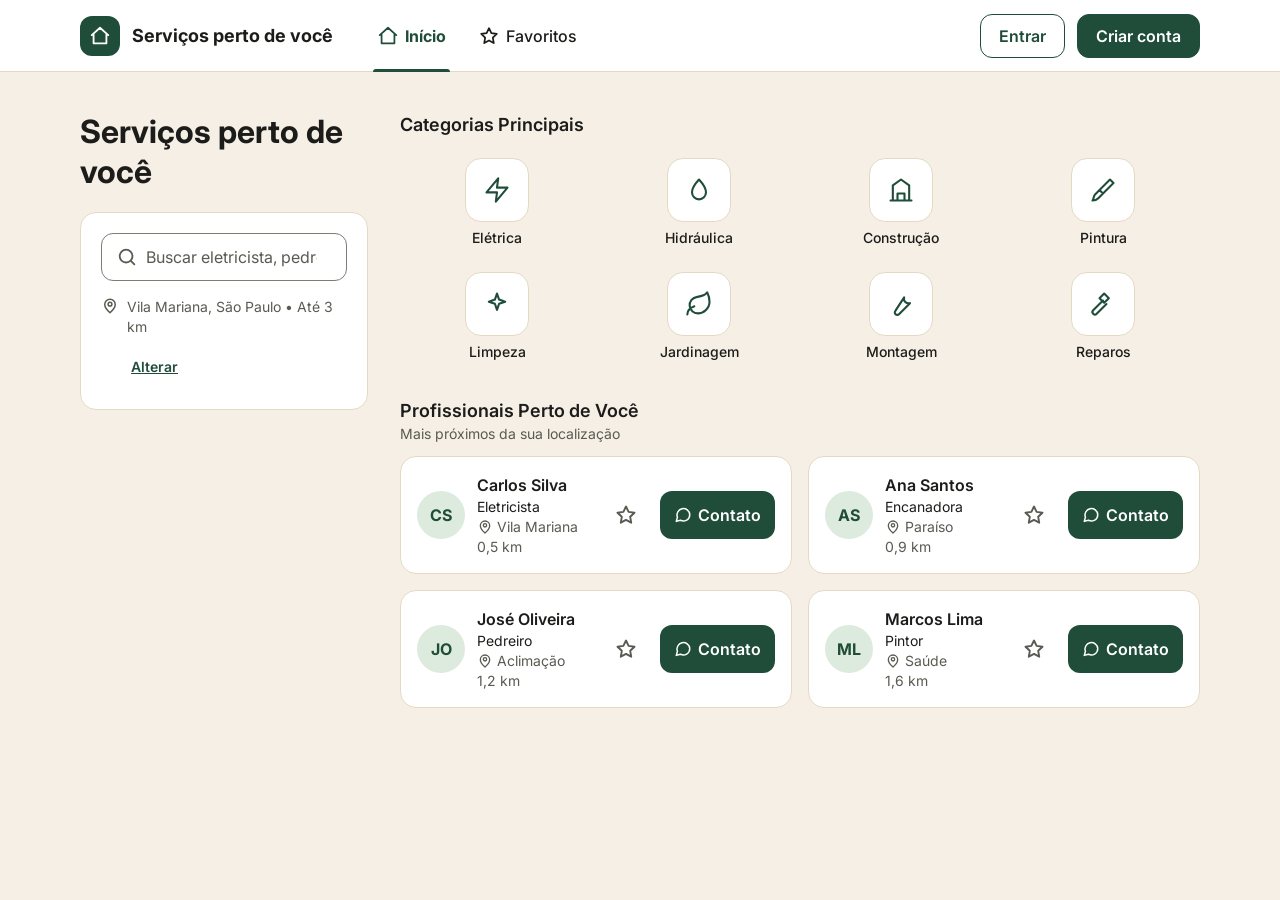
<file: index.html>
<!DOCTYPE html>
<html lang="pt-BR">
<head>
<meta charset="utf-8">
<meta name="viewport" content="width=device-width, initial-scale=1, viewport-fit=cover">
<title>Início · Serviços perto de você</title>
<link rel="preconnect" href="https://fonts.googleapis.com">
<link href="https://fonts.googleapis.com/css2?family=Inter:wght@400;500;600;700&display=swap" rel="stylesheet">
<link rel="stylesheet" href="css/global.css">
<link rel="stylesheet" href="css/index.css">
</head>
<body class="pg-inicio">
<a class="pular" href="#conteudo">Pular para o conteúdo</a>
<div class="page">
  <div id="topbar" data-ativo="inicio" data-tabs="sim"></div>

  <main class="container" id="conteudo">
    <div class="inicio">
      <div class="inicio-lateral">
        <h1>Serviços perto de você</h1>
        <a class="btn btn-s btn-bloco so-mobile" href="cadastro-cliente.html" style="margin-top:16px">Criar conta</a>
        <div class="painel">
          <div class="srch">
            <svg width="22" height="22" viewBox="0 0 24 24" fill="none" stroke="currentColor" stroke-width="2" stroke-linecap="round" aria-hidden="true"><circle cx="11" cy="11" r="7"/><path d="M20 20l-3.5-3.5"/></svg>
            <label class="sr" for="q">Buscar profissional</label>
            <input id="q" type="search" placeholder="Buscar eletricista, pedreiro…">
          </div>
          <div class="loc">
            <svg class="pin" viewBox="0 0 24 24" aria-hidden="true"><path d="M12 21s-7-6.2-7-11a7 7 0 0114 0c0 4.8-7 11-7 11zM12 12a2.5 2.5 0 100-5 2.5 2.5 0 000 5z"/></svg>
            <span>Vila Mariana, São Paulo • Até 3 km</span>
            <a href="#">Alterar</a>
          </div>
        </div>
      </div>

      <div class="inicio-conteudo">
        <section class="secao" aria-labelledby="t-cat">
          <h2 id="t-cat">Categorias Principais</h2>
          <div class="cats" id="cats"></div>
        </section>

        <section class="secao" aria-labelledby="t-pro">
          <h2 id="t-pro">Profissionais Perto de Você</h2>
          <p class="sub">Mais próximos da sua localização</p>
          <p id="res" class="sub" role="status" aria-live="polite"></p>
          <button type="button" class="lnk" id="limpar" hidden>Limpar filtros</button>
          <div class="lista-pro" id="lista"></div>
          <div id="vazio" class="empty" hidden>
            <svg viewBox="0 0 24 24" aria-hidden="true"><circle cx="11" cy="11" r="7"/><path d="M20 20l-3.5-3.5"/></svg>
            <p>Nenhum profissional encontrado.<br>Tente outro nome ou remova o filtro de categoria.</p>
          </div>
        </section>
      </div>
    </div>
  </main>
</div>

<script src="js/main.js"></script>
</body>
</html>
</file>
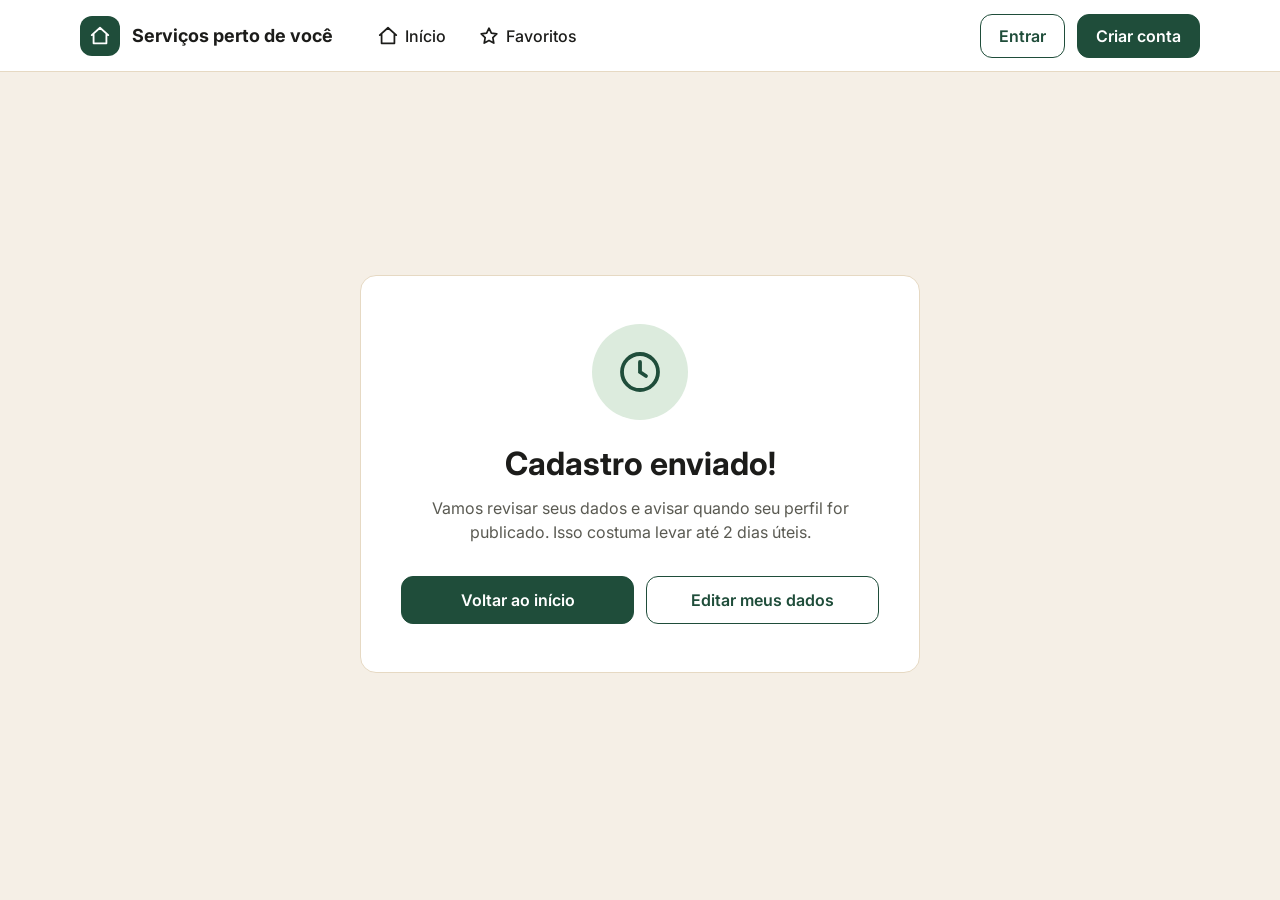
<file: cadastro-analise.html>
<!DOCTYPE html>
<html lang="pt-BR">
<head>
<meta charset="utf-8">
<meta name="viewport" content="width=device-width, initial-scale=1, viewport-fit=cover">
<title>Cadastro enviado · Serviços perto de você</title>
<link rel="preconnect" href="https://fonts.googleapis.com">
<link href="https://fonts.googleapis.com/css2?family=Inter:wght@400;500;600;700&display=swap" rel="stylesheet">
<link rel="stylesheet" href="css/global.css">
</head>
<body class="pg-analise">
<a class="pular" href="#conteudo">Pular para o conteúdo</a>
<div class="page">
  <div id="topbar" data-ativo="" data-tabs="nao"></div>

  <main class="container analise-pagina" id="conteudo">
    <section class="analise" aria-labelledby="t-analise">
      <div class="relogio">
        <svg viewBox="0 0 24 24" aria-hidden="true"><circle cx="12" cy="12" r="9"/><path d="M12 7v5l3 2"/></svg>
      </div>
      <h1 id="t-analise" tabindex="-1">Cadastro enviado!</h1>
      <p class="analise-texto">Vamos revisar seus dados e avisar quando seu perfil for publicado. Isso costuma levar até 2 dias úteis.</p>
      <div class="analise-acoes">
        <a class="btn btn-p" href="index.html">Voltar ao início</a>
        <a class="btn btn-s" href="cadastro-profissional.html">Editar meus dados</a>
      </div>
    </section>
  </main>
</div>

<script src="js/main.js"></script>
</body>
</html>
</file>
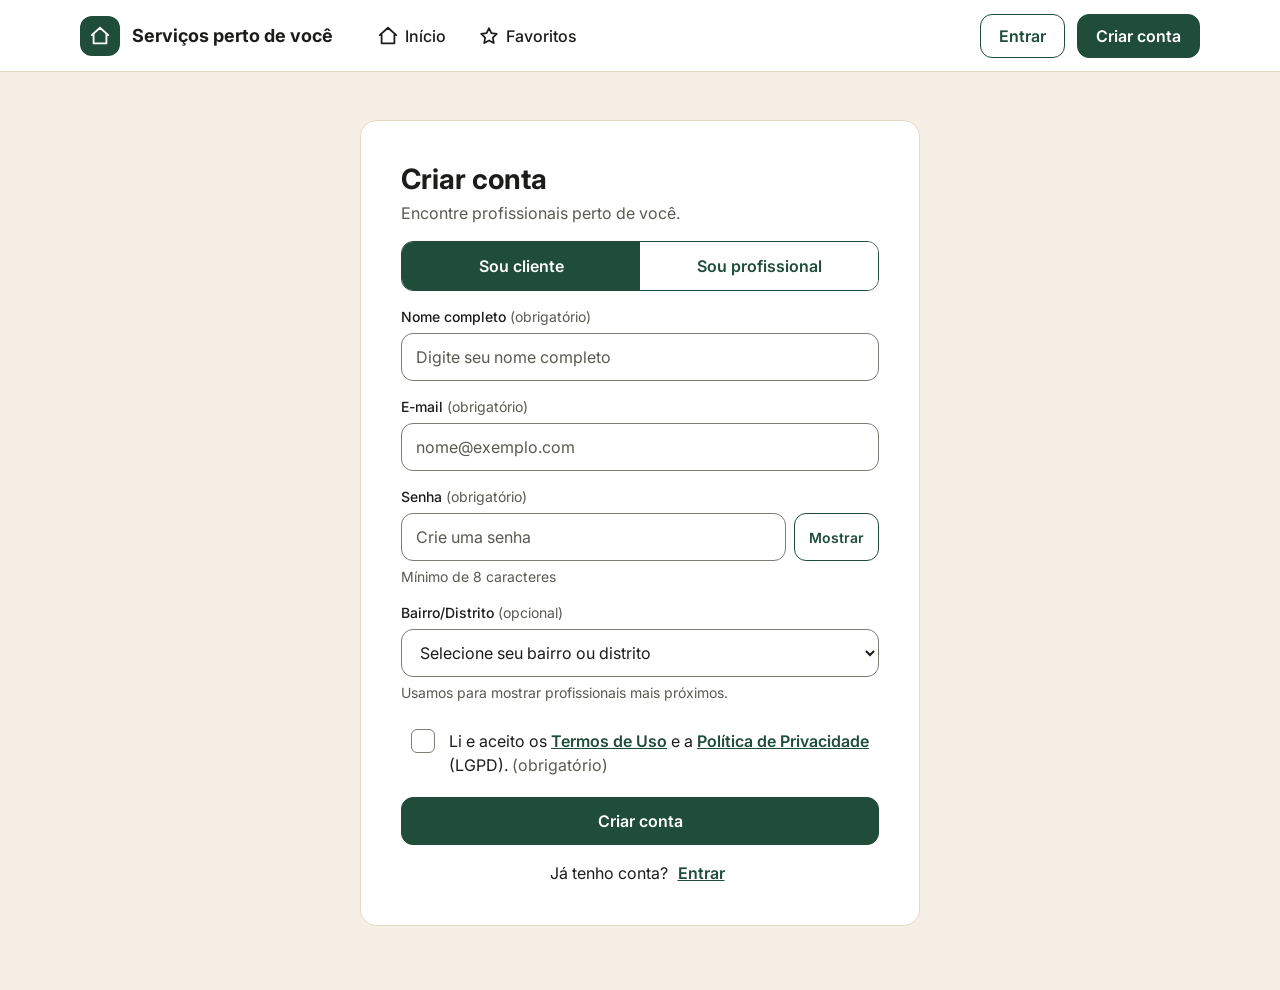
<file: cadastro-cliente.html>
<!DOCTYPE html>
<html lang="pt-BR">
<head>
<meta charset="utf-8">
<meta name="viewport" content="width=device-width, initial-scale=1, viewport-fit=cover">
<title>Criar conta · Serviços perto de você</title>
<link rel="preconnect" href="https://fonts.googleapis.com">
<link href="https://fonts.googleapis.com/css2?family=Inter:wght@400;500;600;700&display=swap" rel="stylesheet">
<link rel="stylesheet" href="css/global.css">
</head>
<body class="pg-cliente">
<a class="pular" href="#conteudo">Pular para o conteúdo</a>
<div class="page">
  <div id="topbar" data-ativo="" data-tabs="nao"></div>

  <main class="container centralizado" id="conteudo">
    <a class="voltar" href="index.html" aria-label="Voltar ao início"><svg viewBox="0 0 24 24" aria-hidden="true"><path d="M15 5l-7 7 7 7"/></svg></a>
    <div class="cartao">
      <div class="cabecalho-form">
        <h1>Criar conta</h1>
        <p class="sub">Encontre profissionais perto de você.</p>
      </div>

      <nav class="seg" aria-label="Tipo de conta">
        <a href="cadastro-cliente.html" aria-current="page">Sou cliente</a>
        <a href="cadastro-profissional.html">Sou profissional</a>
      </nav>

      <form id="form-cliente" novalidate>
        <div class="sum" id="resumo" role="alert" tabindex="-1" hidden></div>

        <div class="fl">
          <label for="nome">Nome completo <span>(obrigatório)</span></label>
          <input class="in" id="nome" name="nome" type="text" autocomplete="name" placeholder="Digite seu nome completo">
          <div class="err" id="e-nome" hidden></div>
        </div>

        <div class="fl">
          <label for="email">E-mail <span>(obrigatório)</span></label>
          <input class="in" id="email" name="email" type="email" autocomplete="email" placeholder="nome@exemplo.com">
          <div class="err" id="e-email" hidden></div>
        </div>

        <div class="fl">
          <label for="senha">Senha <span>(obrigatório)</span></label>
          <div class="linha">
            <input class="in" id="senha" name="senha" type="password" autocomplete="new-password" placeholder="Crie uma senha" aria-describedby="dica-senha">
            <button class="mini" type="button" data-mostrar="senha" aria-pressed="false" aria-label="Mostrar senha">Mostrar</button>
          </div>
          <p class="dica" id="dica-senha">Mínimo de 8 caracteres</p>
          <div class="err" id="e-senha" hidden></div>
        </div>

        <div class="fl">
          <label for="bairro">Bairro/Distrito <span>(opcional)</span></label>
          <select class="in" id="bairro" name="bairro" aria-describedby="dica-bairro">
            <option value="">Selecione seu bairro ou distrito</option>
          </select>
          <p class="dica" id="dica-bairro">Usamos para mostrar profissionais mais próximos.</p>
        </div>

        <div class="chk-bloco">
          <div class="chk">
            <input type="checkbox" id="lgpd" name="lgpd">
            <label for="lgpd">Li e aceito os <a href="#">Termos de Uso</a> e a <a href="#">Política de Privacidade</a> (LGPD). <span>(obrigatório)</span></label>
          </div>
          <div class="err" id="e-lgpd" hidden></div>
        </div>

        <button class="btn btn-p btn-bloco btn-form" type="submit">Criar conta</button>
      </form>

      <p class="rodape-form">Já tenho conta? <a class="lnk" href="entrar.html">Entrar</a></p>
    </div>
  </main>
</div>

<script src="js/main.js"></script>
</body>
</html>
</file>
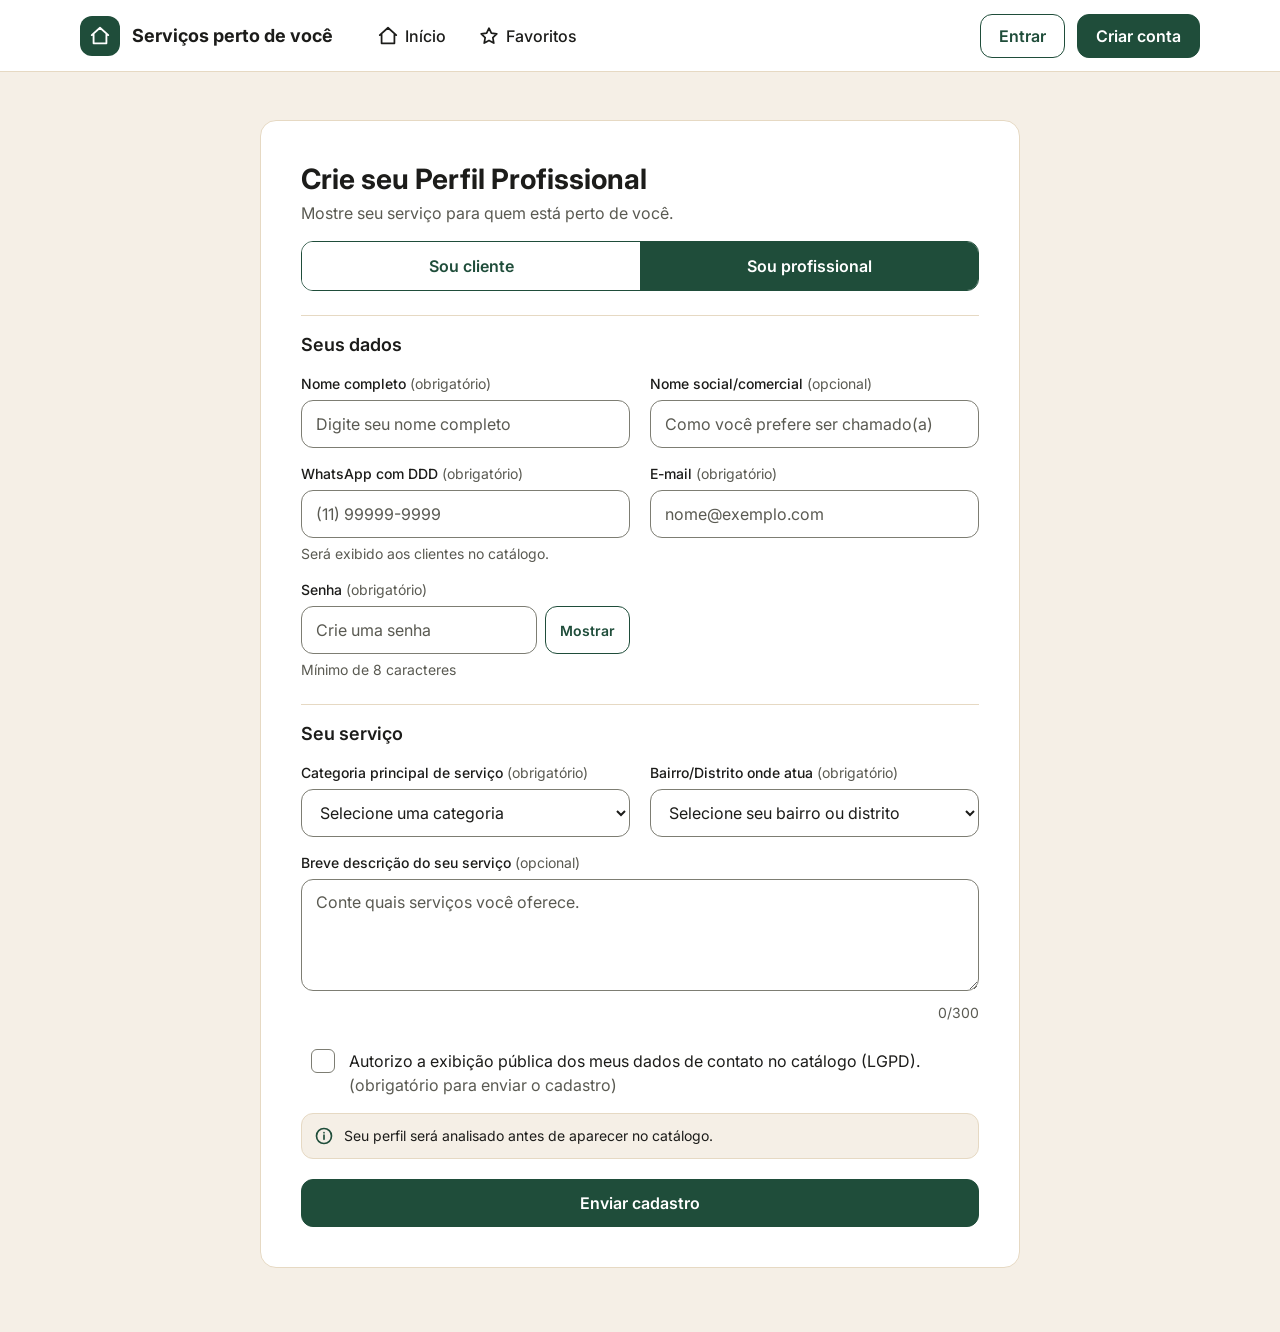
<file: cadastro-profissional.html>
<!DOCTYPE html>
<html lang="pt-BR">
<head>
<meta charset="utf-8">
<meta name="viewport" content="width=device-width, initial-scale=1, viewport-fit=cover">
<title>Perfil profissional · Serviços perto de você</title>
<link rel="preconnect" href="https://fonts.googleapis.com">
<link href="https://fonts.googleapis.com/css2?family=Inter:wght@400;500;600;700&display=swap" rel="stylesheet">
<link rel="stylesheet" href="css/global.css">
</head>
<body class="pg-profissional">
<a class="pular" href="#conteudo">Pular para o conteúdo</a>
<div class="page">
  <div id="topbar" data-ativo="" data-tabs="nao"></div>

  <main class="container centralizado" id="conteudo">
    <a class="voltar" href="index.html" aria-label="Voltar ao início"><svg viewBox="0 0 24 24" aria-hidden="true"><path d="M15 5l-7 7 7 7"/></svg></a>
    <div class="cartao">
      <div class="cabecalho-form">
        <h1>Crie seu Perfil Profissional</h1>
        <p class="sub">Mostre seu serviço para quem está perto de você.</p>
      </div>

      <nav class="seg" aria-label="Tipo de conta">
        <a href="cadastro-cliente.html">Sou cliente</a>
        <a href="cadastro-profissional.html" aria-current="page">Sou profissional</a>
      </nav>

      <form id="form-profissional" novalidate>
        <div class="sum" id="resumo" role="alert" tabindex="-1" hidden></div>

        <h2 class="secao-form">Seus dados</h2>
        <div class="grade">
          <div class="fl">
            <label for="nome">Nome completo <span>(obrigatório)</span></label>
            <input class="in" id="nome" name="nome" type="text" autocomplete="name" placeholder="Digite seu nome completo">
            <div class="err" id="e-nome" hidden></div>
          </div>
          <div class="fl">
            <label for="social">Nome social/comercial <span>(opcional)</span></label>
            <input class="in" id="social" name="social" type="text" autocomplete="organization" placeholder="Como você prefere ser chamado(a)">
          </div>
          <div class="fl">
            <label for="whatsapp">WhatsApp com DDD <span>(obrigatório)</span></label>
            <input class="in" id="whatsapp" name="whatsapp" type="tel" inputmode="tel" autocomplete="tel" placeholder="(11) 99999-9999" aria-describedby="dica-wpp">
            <p class="dica" id="dica-wpp">Será exibido aos clientes no catálogo.</p>
            <div class="err" id="e-whatsapp" hidden></div>
          </div>
          <div class="fl">
            <label for="email">E-mail <span>(obrigatório)</span></label>
            <input class="in" id="email" name="email" type="email" autocomplete="email" placeholder="nome@exemplo.com">
            <div class="err" id="e-email" hidden></div>
          </div>
          <div class="fl">
            <label for="senha">Senha <span>(obrigatório)</span></label>
            <div class="linha">
              <input class="in" id="senha" name="senha" type="password" autocomplete="new-password" placeholder="Crie uma senha" aria-describedby="dica-senha">
              <button class="mini" type="button" data-mostrar="senha" aria-pressed="false" aria-label="Mostrar senha">Mostrar</button>
            </div>
            <p class="dica" id="dica-senha">Mínimo de 8 caracteres</p>
            <div class="err" id="e-senha" hidden></div>
          </div>
        </div>

        <h2 class="secao-form">Seu serviço</h2>
        <div class="grade">
          <div class="fl">
            <label for="categoria">Categoria principal de serviço <span>(obrigatório)</span></label>
            <select class="in" id="categoria" name="categoria">
              <option value="">Selecione uma categoria</option>
            </select>
            <div class="err" id="e-categoria" hidden></div>
          </div>
          <div class="fl">
            <label for="bairro">Bairro/Distrito onde atua <span>(obrigatório)</span></label>
            <select class="in" id="bairro" name="bairro">
              <option value="">Selecione seu bairro ou distrito</option>
            </select>
            <div class="err" id="e-bairro" hidden></div>
          </div>
          <div class="fl largo">
            <label for="descricao">Breve descrição do seu serviço <span>(opcional)</span></label>
            <textarea class="in" id="descricao" name="descricao" maxlength="300" placeholder="Conte quais serviços você oferece." aria-describedby="contador"></textarea>
            <p class="dica contador" id="contador">0/300</p>
          </div>
        </div>

        <div class="chk-bloco">
          <div class="chk">
            <input type="checkbox" id="lgpd" name="lgpd">
            <label for="lgpd">Autorizo a exibição pública dos meus dados de contato no catálogo (LGPD). <span>(obrigatório para enviar o cadastro)</span></label>
          </div>
          <div class="err" id="e-lgpd" hidden></div>
        </div>

        <div class="nota" role="note">
          <svg viewBox="0 0 24 24" aria-hidden="true"><path d="M12 11v5M12 8h.01M12 21a9 9 0 100-18 9 9 0 000 18z"/></svg>
          <span>Seu perfil será analisado antes de aparecer no catálogo.</span>
        </div>

        <button class="btn btn-p btn-bloco btn-form" type="submit">Enviar cadastro</button>
      </form>
    </div>
  </main>
</div>

<script src="js/main.js"></script>
</body>
</html>
</file>
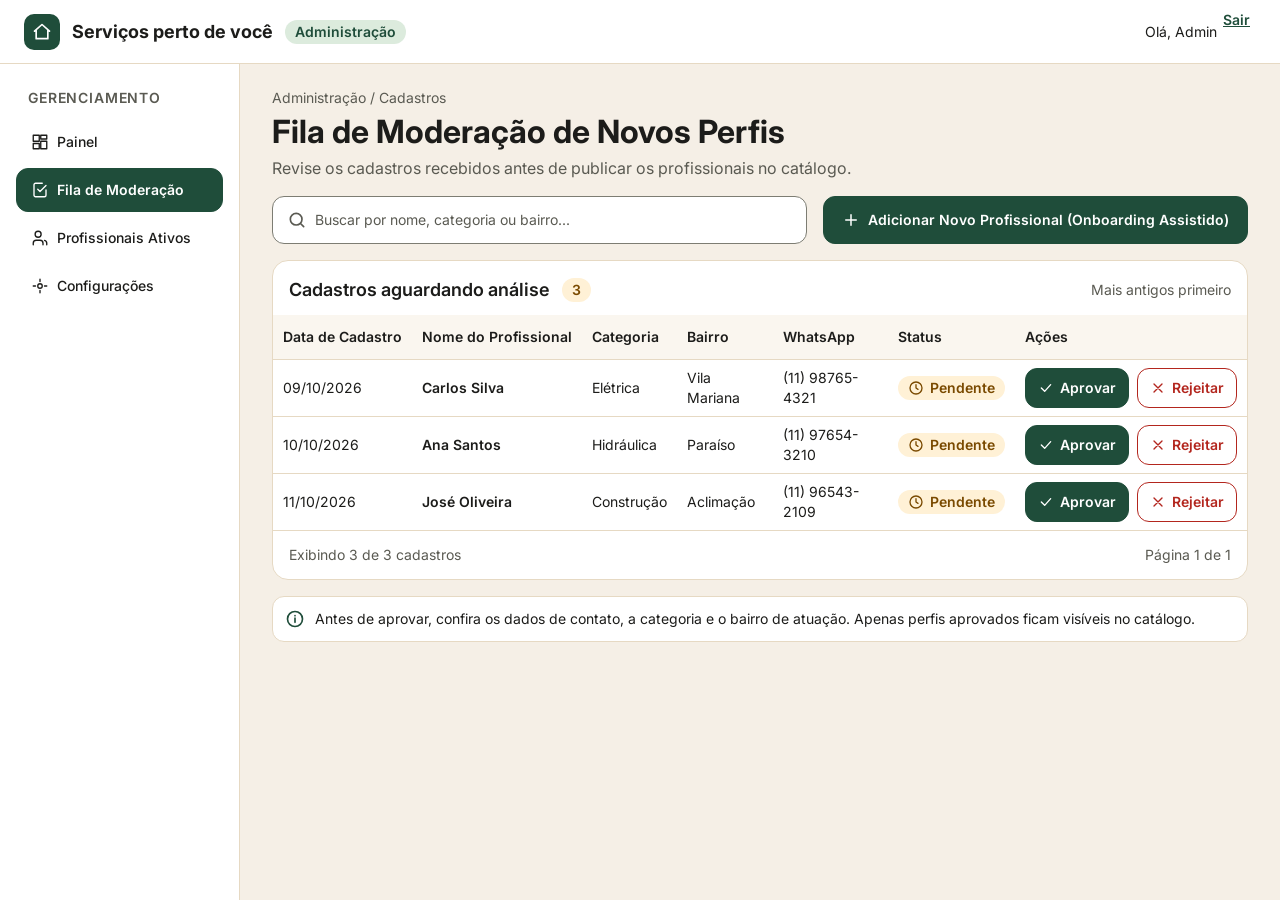
<file: dashboard.html>
<!DOCTYPE html>
<html lang="pt-BR">
<head>
<meta charset="utf-8">
<meta name="viewport" content="width=device-width, initial-scale=1, viewport-fit=cover">
<title>Fila de moderação · Administração</title>
<link rel="preconnect" href="https://fonts.googleapis.com">
<link href="https://fonts.googleapis.com/css2?family=Inter:wght@400;500;600;700&display=swap" rel="stylesheet">
<link rel="stylesheet" href="css/global.css">
<link rel="stylesheet" href="css/dashboard.css">
</head>
<body class="pg-dashboard">
<a class="pular" href="#conteudo">Pular para o conteúdo</a>
<div class="page">
  <header class="adm-topo">
    <span class="adm-logo"><svg viewBox="0 0 24 24" aria-hidden="true"><path d="M3 11l9-8 9 8M5 10v10h14V10"/></svg></span>
    <strong class="adm-marca">Serviços perto de você</strong>
    <span class="adm-tag">Administração</span>
    <span class="adm-user">Olá, Admin <a class="lnk" href="index.html">Sair</a></span>
  </header>

  <div class="adm-corpo">
    <nav class="adm-menu" aria-label="Gerenciamento">
      <p class="adm-menu-titulo">GERENCIAMENTO</p>
      <a href="#" data-sem-destino><svg viewBox="0 0 24 24" aria-hidden="true"><path d="M3 3h8v8H3zM13 3h8v5h-8zM13 11h8v10h-8zM3 14h8v7H3z"/></svg>Painel</a>
      <a href="#" aria-current="page" data-sem-destino><svg viewBox="0 0 24 24" aria-hidden="true"><path d="M9 11l3 3 8-8M20 12v7a2 2 0 01-2 2H6a2 2 0 01-2-2V5a2 2 0 012-2h9"/></svg>Fila de Moderação</a>
      <a href="#" data-sem-destino><svg viewBox="0 0 24 24" aria-hidden="true"><path d="M16 21v-2a4 4 0 00-4-4H7a4 4 0 00-4 4v2M9.5 11a4 4 0 100-8 4 4 0 000 8zM21 21v-2a4 4 0 00-3-3.9"/></svg>Profissionais Ativos</a>
      <a href="#" data-sem-destino><svg viewBox="0 0 24 24" aria-hidden="true"><path d="M12 15a3 3 0 100-6 3 3 0 000 6zM12 3v3M12 18v3M3 12h3M18 12h3"/></svg>Configurações</a>
    </nav>

    <main class="adm-conteudo" id="conteudo">
      <p class="adm-trilha">Administração / Cadastros</p>
      <h1>Fila de Moderação de Novos Perfis</h1>
      <p class="adm-sub">Revise os cadastros recebidos antes de publicar os profissionais no catálogo.</p>

      <div class="adm-barra">
        <div class="adm-busca">
          <svg viewBox="0 0 24 24" aria-hidden="true"><circle cx="11" cy="11" r="7"/><path d="M20 20l-3.5-3.5"/></svg>
          <label class="sr" for="busca">Buscar profissional</label>
          <input id="busca" type="search" placeholder="Buscar por nome, categoria ou bairro...">
        </div>
        <button class="btn btn-p adm-add" type="button"><svg viewBox="0 0 24 24" aria-hidden="true"><path d="M12 5v14M5 12h14"/></svg>Adicionar Novo Profissional (Onboarding Assistido)</button>
      </div>

      <section class="adm-tabela" aria-labelledby="t-tab">
        <div class="adm-tabela-topo">
          <h2 id="t-tab">Cadastros aguardando análise</h2>
          <span class="adm-contagem" id="contagem">3</span>
          <span class="adm-ordem">Mais antigos primeiro</span>
        </div>
        <div class="tw" role="region" aria-labelledby="t-tab" tabindex="0">
          <table>
            <caption class="sr">Cadastros aguardando análise, do mais antigo para o mais recente</caption>
            <thead>
              <tr>
                <th scope="col">Data<span class="so-desktop"> de Cadastro</span></th>
                <th scope="col"><span class="so-desktop">Nome do </span>Profissional</th>
                <th scope="col">Categoria<span class="so-menor"> · Bairro</span></th>
                <th scope="col" class="so-desktop">Bairro</th>
                <th scope="col" class="so-desktop">WhatsApp</th>
                <th scope="col">Status</th>
                <th scope="col">Ações</th>
              </tr>
            </thead>
            <tbody id="linhas"></tbody>
          </table>
        </div>
        <div class="adm-tabela-rodape"><span id="exibindo"></span><span>Página 1 de 1</span></div>
      </section>

      <div class="nota" role="note">
        <svg viewBox="0 0 24 24" aria-hidden="true"><path d="M12 11v5M12 8h.01M12 21a9 9 0 100-18 9 9 0 000 18z"/></svg>
        <span>Antes de aprovar, confira os dados de contato, a categoria e o bairro de atuação. Apenas perfis aprovados ficam visíveis no catálogo.</span>
      </div>
      <p class="sr" id="aviso" role="status" aria-live="polite"></p>
    </main>
  </div>
</div>

<dialog id="modal" aria-labelledby="mt">
  <h2 id="mt"></h2>
  <p class="modal-texto">O perfil não aparecerá no catálogo. Você pode registrar o motivo abaixo.</p>
  <div class="fl">
    <label for="motivo">Motivo <span>(opcional)</span></label>
    <textarea class="in" id="motivo" placeholder="Ex.: dados de contato incompletos"></textarea>
  </div>
  <div class="modal-acoes">
    <button class="btn btn-s" type="button" id="cancelar">Cancelar</button>
    <button class="btn btn-perigo" type="button" id="confirmar"><svg viewBox="0 0 24 24" aria-hidden="true"><path d="M6 6l12 12M18 6L6 18"/></svg>Confirmar rejeição</button>
  </div>
</dialog>

<script src="js/main.js"></script>
<script src="js/dashboard.js"></script>
</body>
</html>
</file>
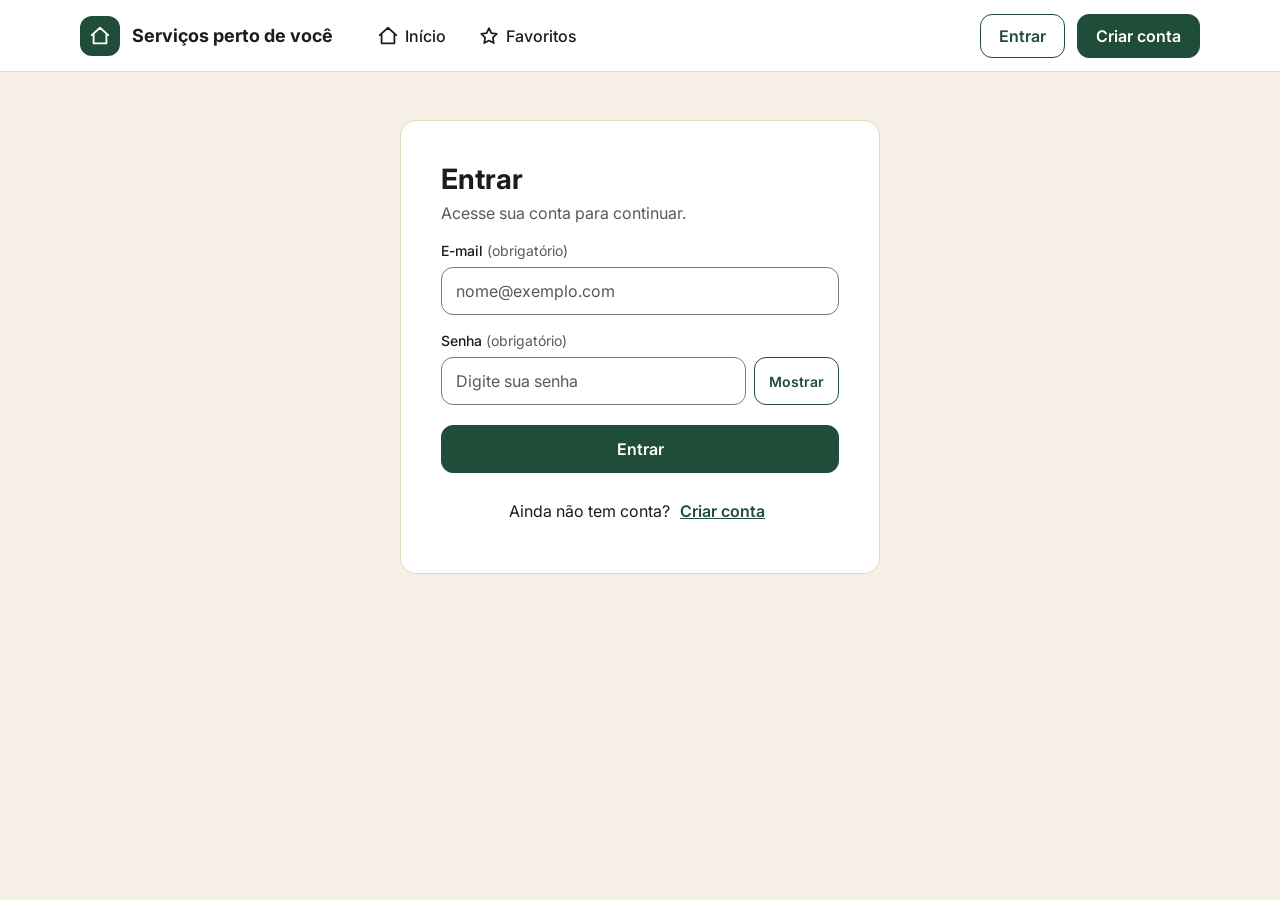
<file: entrar.html>
<!DOCTYPE html>
<html lang="pt-BR">
<head>
<meta charset="utf-8">
<meta name="viewport" content="width=device-width, initial-scale=1, viewport-fit=cover">
<title>Entrar · Serviços perto de você</title>
<link rel="preconnect" href="https://fonts.googleapis.com">
<link href="https://fonts.googleapis.com/css2?family=Inter:wght@400;500;600;700&display=swap" rel="stylesheet">
<link rel="stylesheet" href="css/global.css">
</head>
<body class="pg-entrar">
<a class="pular" href="#conteudo">Pular para o conteúdo</a>
<div class="page">
  <div id="topbar" data-ativo="" data-tabs="nao"></div>

  <main class="container centralizado" id="conteudo">
    <a class="voltar" href="index.html" aria-label="Voltar ao início"><svg viewBox="0 0 24 24" aria-hidden="true"><path d="M15 5l-7 7 7 7"/></svg></a>
    <div class="cartao">
      <div class="cabecalho-form">
        <h1>Entrar</h1>
        <p class="sub">Acesse sua conta para continuar.</p>
      </div>

      <form id="form-entrar" novalidate>
        <div class="sum" id="resumo" role="alert" tabindex="-1" hidden></div>

        <div class="fl">
          <label for="email">E-mail <span>(obrigatório)</span></label>
          <input class="in" id="email" name="email" type="email" autocomplete="email" placeholder="nome@exemplo.com">
          <div class="err" id="e-email" hidden></div>
        </div>

        <div class="fl">
          <label for="senha">Senha <span>(obrigatório)</span></label>
          <div class="linha">
            <input class="in" id="senha" name="senha" type="password" autocomplete="current-password" placeholder="Digite sua senha">
            <button class="mini" type="button" data-mostrar="senha" aria-pressed="false" aria-label="Mostrar senha">Mostrar</button>
          </div>
          <div class="err" id="e-senha" hidden></div>
        </div>

        <button class="btn btn-p btn-bloco btn-form" type="submit">Entrar</button>
      </form>

      <p class="rodape-form">Ainda não tem conta? <a class="lnk" href="cadastro-cliente.html">Criar conta</a></p>
    </div>
  </main>
</div>

<script src="js/main.js"></script>
</body>
</html>
</file>
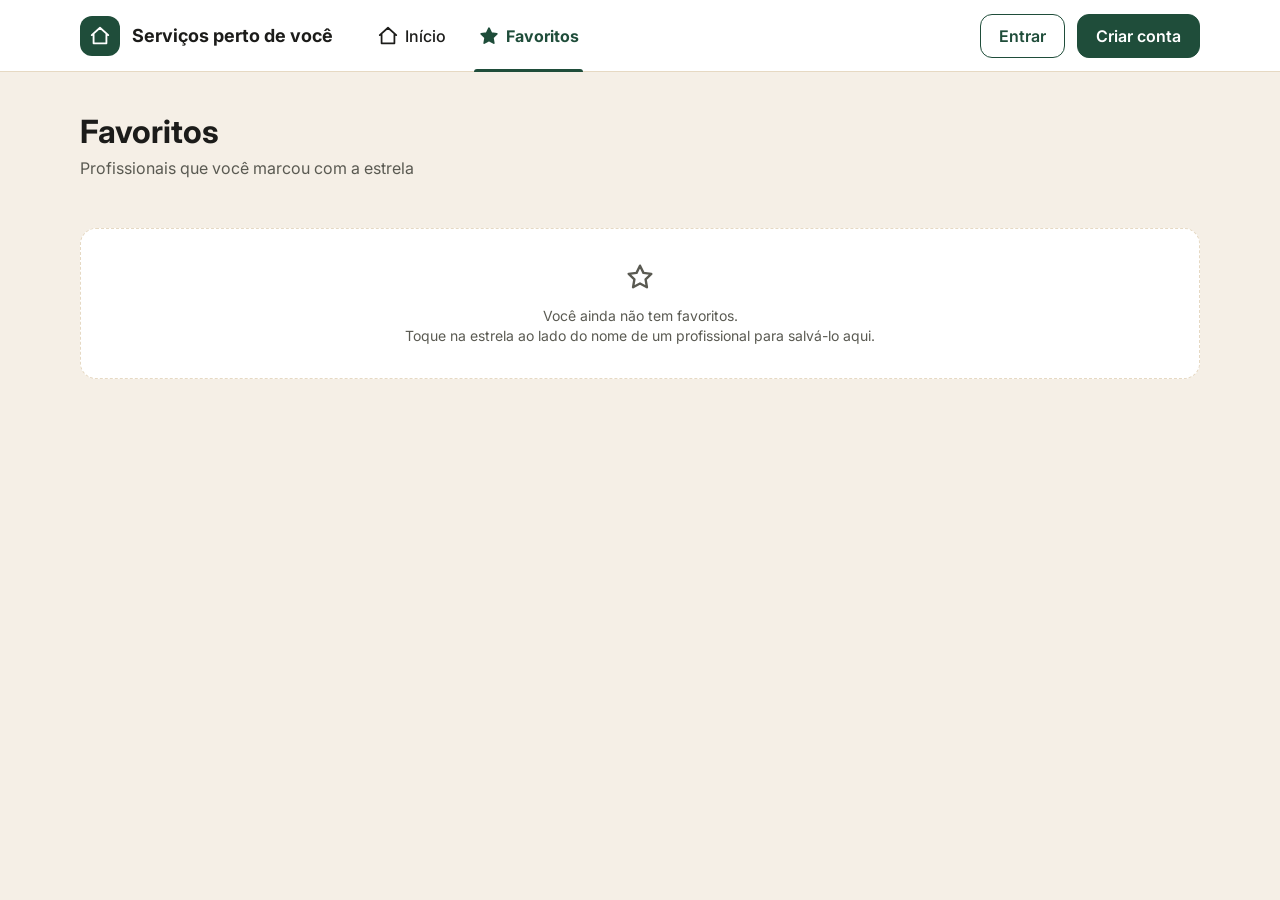
<file: favoritos.html>
<!DOCTYPE html>
<html lang="pt-BR">
<head>
<meta charset="utf-8">
<meta name="viewport" content="width=device-width, initial-scale=1, viewport-fit=cover">
<title>Favoritos · Serviços perto de você</title>
<link rel="preconnect" href="https://fonts.googleapis.com">
<link href="https://fonts.googleapis.com/css2?family=Inter:wght@400;500;600;700&display=swap" rel="stylesheet">
<link rel="stylesheet" href="css/global.css">
</head>
<body class="pg-favoritos">
<a class="pular" href="#conteudo">Pular para o conteúdo</a>
<div class="page">
  <div id="topbar" data-ativo="favoritos" data-tabs="sim"></div>

  <main class="container" id="conteudo">
    <h1>Favoritos</h1>
    <p class="sub fav-sub">Profissionais que você marcou com a estrela</p>
    <div class="lista-pro" id="lista"></div>
    <div id="vazio" class="empty" tabindex="-1" hidden>
      <svg viewBox="0 0 24 24" aria-hidden="true"><path d="M12 3.5l2.6 5.4 5.9.8-4.3 4.1 1 5.9L12 16.9l-5.2 2.8 1-5.9L3.5 9.7l5.9-.8z"/></svg>
      <p>Você ainda não tem favoritos.<br>Toque na estrela ao lado do nome de um profissional para salvá-lo aqui.</p>
    </div>
  </main>
</div>

<script src="js/main.js"></script>
</body>
</html>
</file>
<file: css/global.css>
/* global.css — variáveis, reset, tipografia e componentes compartilhados por todas as páginas.
   Reúne: base, barra superior/abas, card de profissional, formulários e os estilos pequenos de
   Favoritos, Entrar, Cadastros, Cadastro em análise (escopados por classe no <body>). */

/* ===== base.css ===== */
:root{
  --primary:#1F4D3A;--primary-press:#173B2C;--bg:#F5EFE6;--surface:#fff;--divider:#E6D9C3;
  --text:#1C1C1A;--text2:#5A5A52;--field:#7D7D73;--avatar:#DCEBDD;--error:#B3261E;
  --warn-bg:#FFF1D6;--warn-text:#7A4A00;--star-on:#E8A317;--star-stroke:#7A4A00;--on-primary:#fff;
}
*{box-sizing:border-box;margin:0;padding:0}
html{background:#E6D9C3}
body{color:var(--text);font-family:Inter,system-ui,sans-serif;font-size:16px;line-height:24px;min-height:100vh}
[hidden]{display:none!important}

/* Moldura da página: até 1280 px, centralizada sobre o fundo #E6D9C3 */
.page{max-width:1280px;min-height:100vh;margin:0 auto;background:var(--bg);display:flex;flex-direction:column}
.container{flex:1;padding:24px 16px 32px}
body.com-tabs .container{padding-bottom:96px}
@media(min-width:640px){.container{padding:32px 32px 48px}body.com-tabs .container{padding-bottom:48px}}
@media(min-width:1024px){.container{padding:40px 80px 64px}}

h1{font-size:24px;line-height:32px;font-weight:700}
h2{font-size:18px;line-height:26px;font-weight:600}
@media(min-width:640px){h1{font-size:32px;line-height:40px}}
.sub{font-size:14px;line-height:20px;color:var(--text2)}

.sr{position:absolute;width:1px;height:1px;overflow:hidden;clip:rect(0 0 0 0)}
.pular{position:absolute;left:8px;top:-64px;z-index:100;background:var(--primary);color:var(--on-primary);padding:12px 16px;border-radius:12px;text-decoration:none;font-weight:600}
.pular:focus{top:8px}
a:focus-visible,button:focus-visible,input:focus-visible,select:focus-visible,textarea:focus-visible{outline:3px solid var(--primary);outline-offset:2px}

/* Botões */
.btn{min-height:48px;padding:0 18px;border-radius:12px;border:1.5px solid var(--primary);font:600 16px/24px Inter,sans-serif;display:inline-flex;align-items:center;justify-content:center;gap:8px;text-decoration:none;cursor:pointer}
.btn-p{background:var(--primary);color:var(--on-primary)}
.btn-p:active{background:var(--primary-press)}
.btn-s{background:var(--surface);color:var(--primary)}
.btn-bloco{display:flex;width:100%}
.lnk{background:none;border:0;color:var(--primary);font:inherit;font-weight:600;text-decoration:underline;min-height:44px;padding:0 6px;cursor:pointer}

/* Estado vazio */
.empty{margin-top:24px;background:var(--surface);border:1px dashed var(--divider);border-radius:16px;padding:32px 16px;text-align:center;color:var(--text2);font-size:14px;line-height:20px}
.empty svg{width:32px;height:32px;fill:none;stroke:var(--text2);stroke-width:1.8;stroke-linejoin:round;margin-bottom:8px}

.so-mobile{display:flex}
@media(min-width:640px){.so-mobile{display:none}}

/* ===== topbar.css ===== */
.topbar{display:none}
.tabs{position:fixed;left:0;right:0;bottom:0;z-index:30;height:calc(72px + env(safe-area-inset-bottom,0px));padding-bottom:env(safe-area-inset-bottom,0px);background:var(--surface);border-top:1px solid var(--divider);display:flex}
.tabs-item{flex:1;position:relative;min-height:44px;display:flex;flex-direction:column;align-items:center;justify-content:center;gap:2px;text-decoration:none;font-size:12px;line-height:18px;color:var(--text2);font-weight:500}
.tabs-item svg{width:24px;height:24px;fill:none;stroke:currentColor;stroke-width:1.9;stroke-linecap:round;stroke-linejoin:round}
.tabs-item[aria-current="page"]{color:var(--primary);font-weight:700}
.tabs-item[aria-current="page"]::before{content:"";position:absolute;top:0;left:20%;right:20%;height:3px;background:var(--primary);border-radius:0 0 3px 3px}
.tabs-item--fav[aria-current="page"] svg{fill:var(--primary)}

.topbar-marca{display:flex;align-items:center;gap:12px;flex:none;text-decoration:none;color:var(--text);font-weight:700;font-size:18px}
.topbar-logo{flex:none;width:40px;height:40px;border-radius:12px;background:var(--primary);display:flex;align-items:center;justify-content:center}
.topbar-nav{display:flex;gap:24px;margin-left:8px}
.topbar-link{position:relative;min-height:44px;display:inline-flex;align-items:center;gap:6px;padding:0 4px;text-decoration:none;color:var(--text);font-weight:500}
.topbar-link svg{width:22px;height:22px;fill:none;stroke:currentColor;stroke-width:1.9;stroke-linecap:round;stroke-linejoin:round}
.topbar-link[aria-current="page"]{color:var(--primary);font-weight:700}
.topbar-link[aria-current="page"]::after{content:"";position:absolute;left:0;right:0;bottom:-14px;height:3px;background:var(--primary);border-radius:3px 3px 0 0}
.topbar-link--fav[aria-current="page"] svg{fill:var(--primary)}
.topbar-acoes{margin-left:auto;display:flex;gap:12px}
.topbar-acoes .btn{min-height:44px}

@media(min-width:640px){
  .tabs{display:none}
  .topbar{display:flex;align-items:center;gap:32px;height:72px;padding:0 32px;background:var(--surface);border-bottom:1px solid var(--divider)}
}
@media(min-width:640px) and (max-width:899px){
  .topbar{gap:16px;padding:0 16px}
  .topbar-marca{font-size:16px;gap:8px;white-space:nowrap}
  .topbar-nav{gap:8px;margin-left:0}
  .topbar-acoes{gap:8px}
  .topbar-acoes .btn{padding:0 14px;white-space:nowrap}
}
@media(min-width:640px) and (max-width:699px){.topbar-link svg{display:none}}
@media(min-width:900px){.topbar-marca{white-space:nowrap}.topbar-acoes .btn{white-space:nowrap}}
@media(min-width:1024px){.topbar{padding:0 80px}}

/* ===== card.css ===== */
.lista-pro{margin-top:12px;display:grid;gap:12px}
.card{background:var(--surface);border:1px solid var(--divider);border-radius:16px;padding:12px;display:flex;align-items:center;gap:12px}
.av{width:48px;height:48px;border-radius:24px;background:var(--avatar);color:var(--primary);font-weight:700;font-size:16px;display:flex;align-items:center;justify-content:center;flex:none}
.inf{flex:1;min-width:0}
.nmrow{display:flex;align-items:center;gap:2px}
.nm{font-size:16px;line-height:24px;font-weight:600;min-width:0}
.pf{font-size:14px;line-height:20px}
.lc{font-size:14px;line-height:20px;color:var(--text2)}
.lc .pin{display:none;width:16px;height:16px;fill:none;stroke:currentColor;stroke-width:2;stroke-linecap:round;stroke-linejoin:round;flex:none}
.star{flex:none;width:44px;height:44px;margin:-10px 0 -10px -6px;border:0;background:transparent;border-radius:22px;display:inline-flex;align-items:center;justify-content:center;cursor:pointer}
.star svg{width:24px;height:24px;fill:none;stroke:var(--text2);stroke-width:1.9;stroke-linejoin:round;transition:transform .12s}
.star[aria-pressed="true"] svg{fill:var(--star-on);stroke:var(--star-stroke)}
.star:active svg{transform:scale(.88)}
.btn-contato{flex:none;min-height:48px;padding:0 14px;border-radius:12px;background:var(--primary);color:var(--on-primary);font:600 16px/24px Inter,sans-serif;display:inline-flex;align-items:center;justify-content:center;gap:6px;text-decoration:none}
.btn-contato:active{background:var(--primary-press)}

/* Telas muito estreitas (≤ 359 px): o botão desce para uma linha própria */
@media(max-width:359px){
  .card{flex-wrap:wrap}
  .inf{flex:1 1 calc(100% - 60px)}
  .btn-contato{flex:1 1 100%}
}

/* Tablet: card vertical, 2 colunas */
@media(min-width:640px){
  .lista-pro{grid-template-columns:repeat(2,minmax(0,1fr));gap:20px}
  .card{display:grid;grid-template-columns:56px minmax(0,1fr) 44px;align-items:center;column-gap:12px;row-gap:0;padding:20px}
  .inf,.nmrow{display:contents}
  .av{width:56px;height:56px;font-size:18px;grid-column:1;grid-row:1/3}
  .nm{grid-column:2;grid-row:1;align-self:end;font-size:18px;line-height:26px}
  .pf{grid-column:2;grid-row:2;align-self:start}
  .star{margin:0;grid-column:3;grid-row:1/3}
  .lc{grid-column:1/-1;grid-row:3;margin-top:12px}
  .lc .pin{display:inline-block;vertical-align:-3px;margin-right:6px}
  .btn-contato{grid-column:1/-1;grid-row:4;margin-top:16px;width:100%}
}
/* Desktop: card horizontal, 2 colunas */
@media(min-width:1024px){
  .lista-pro{gap:16px}
  .card{grid-template-columns:48px minmax(0,1fr) 44px auto;padding:16px}
  .av{width:48px;height:48px;font-size:16px;grid-row:1/4}
  .nm{font-size:16px;line-height:24px;align-self:auto}
  .pf{align-self:auto}
  .star{grid-column:3;grid-row:1/4}
  .lc{grid-column:2;grid-row:3;margin-top:0}
  .lc .bairro{display:flex;align-items:center;gap:4px}
  .lc .pin{margin:0;vertical-align:baseline}
  .lc .dist{display:block}
  .lc .sep{display:none}
  .btn-contato{grid-column:4;grid-row:1/4;width:auto;margin-top:0}
}

/* ===== formulario.css ===== */
.voltar{min-height:44px;min-width:44px;display:inline-flex;align-items:center;margin-left:-10px;color:var(--primary)}
.voltar svg{width:24px;height:24px;fill:none;stroke:currentColor;stroke-width:2.2;stroke-linecap:round;stroke-linejoin:round}
.container.centralizado{display:flex;flex-direction:column}
.cartao{width:100%}
.cabecalho-form .sub{font-size:16px;line-height:24px;margin-top:4px}

.fl{margin-top:16px}
.fl label,.fl .rotulo{display:block;font-size:14px;font-weight:500;line-height:20px;margin-bottom:6px}
.fl label span,.fl .rotulo span{color:var(--text2);font-weight:400}
.in{width:100%;min-height:48px;padding:0 14px;border:1.5px solid var(--field);border-radius:12px;background:var(--surface);color:var(--text);font:400 16px Inter,sans-serif}
.in::placeholder{color:var(--text2);opacity:1}
textarea.in{padding:12px 14px;min-height:112px;resize:vertical}
select.in{appearance:auto}
.in[aria-invalid="true"]{border-color:var(--error)}
.linha{display:flex;gap:8px}.linha .in{flex:1;min-width:0}
.mini{flex:none;min-height:48px;min-width:80px;padding:0 14px;border-radius:12px;border:1.5px solid var(--primary);background:var(--surface);color:var(--primary);font:600 14px Inter,sans-serif;cursor:pointer}
.dica{font-size:14px;line-height:20px;color:var(--text2);margin-top:6px}
.err{display:flex;gap:6px;align-items:flex-start;color:var(--error);font-size:14px;line-height:20px;font-weight:500;margin-top:6px}
.err svg,.sum svg{flex:none;width:18px;height:18px;margin-top:1px;fill:none;stroke:currentColor;stroke-width:2;stroke-linecap:round;stroke-linejoin:round}
.sum{margin-top:16px;border:1.5px solid var(--error);border-radius:12px;padding:14px 16px;background:var(--surface)}
.sum h2{font-size:16px;line-height:24px;font-weight:600;color:var(--error);display:flex;gap:8px;align-items:center}
.sum svg{width:20px;height:20px;margin:0}
.sum ul{margin:6px 0 0 28px}
.sum a{color:var(--primary);font-size:14px;line-height:20px;min-height:32px;display:inline-flex;align-items:center}
.btn-form{margin-top:20px}
.rodape-form{margin-top:16px;text-align:center;font-size:16px;line-height:24px}
.rodape-form .lnk{vertical-align:baseline;min-height:44px}

@media(min-width:640px){
  .container.centralizado{align-items:center;padding-top:48px}
  .voltar{display:none}
  .cartao{max-width:480px;background:var(--surface);border:1px solid var(--divider);border-radius:16px;padding:40px}
  .cabecalho-form h1{font-size:28px;line-height:36px}
}

/* Seletor de tipo de conta (links entre as duas páginas de cadastro) */
.seg{margin-top:16px;display:flex;border:1.5px solid var(--primary);border-radius:12px;overflow:hidden}
.seg a{flex:1;min-height:48px;display:flex;align-items:center;justify-content:center;background:var(--surface);color:var(--primary);font:600 16px Inter,sans-serif;text-decoration:none}
.seg a[aria-current="page"]{background:var(--primary);color:var(--on-primary)}

/* Caixa de seleção com área de toque de 44 px */
.chk-bloco{margin-top:16px}
.chk{display:flex;gap:4px;align-items:flex-start}
.chk input{appearance:none;-webkit-appearance:none;flex:none;width:24px;height:24px;margin:10px;border:1.5px solid var(--field);border-radius:6px;background:var(--surface);cursor:pointer}
.chk input:checked{background:var(--primary) url("data:image/svg+xml,%3Csvg xmlns='http://www.w3.org/2000/svg' viewBox='0 0 24 24' fill='none' stroke='%23fff' stroke-width='3' stroke-linecap='round' stroke-linejoin='round'%3E%3Cpath d='M5 12l5 5 9-10'/%3E%3C/svg%3E") center/18px no-repeat;border-color:var(--primary)}
.chk input[aria-invalid="true"]{border-color:var(--error)}
.chk label{font-size:16px;line-height:24px;padding-top:10px}
.chk label span{color:var(--text2)}
.chk label a{color:var(--primary);font-weight:600;text-decoration:underline}
.chk-bloco .err{padding-left:48px}
.fl:has(.err:not([hidden])) .dica{display:none}

/* Aviso informativo */
.nota{margin-top:16px;display:flex;gap:10px;background:var(--bg);border:1px solid var(--divider);border-radius:12px;padding:12px;font-size:14px;line-height:20px}
.nota svg{flex:none;width:20px;height:20px;fill:none;stroke:var(--primary);stroke-width:2;stroke-linecap:round}

/* ===== favoritos.css ===== */
.fav-sub{margin-top:4px}
@media(min-width:640px){.fav-sub{font-size:16px;line-height:24px}}
.empty:focus-visible{outline:3px solid var(--primary);outline-offset:2px}
.pg-favoritos .container .lista-pro{margin-top:24px}

/* ===== entrar.css ===== */
.pg-entrar .cartao .rodape-form a.lnk{display:inline-flex;align-items:center}

/* ===== cadastro-cliente.css ===== */
@media(min-width:640px){.pg-cliente .cartao{max-width:560px}}

/* ===== cadastro-profissional.css ===== */
.secao-form{margin-top:24px;padding-top:16px;border-top:1px solid var(--divider);font-size:18px;line-height:26px}
.grade{display:block}
.contador{text-align:right}
@media(min-width:640px){
  .pg-profissional .cartao{max-width:640px}
  .grade{display:grid;grid-template-columns:1fr 1fr;column-gap:20px}
  .fl.largo{grid-column:1/-1}
}
@media(min-width:1024px){.pg-profissional .cartao{max-width:760px}}

/* ===== cadastro-analise.css ===== */
.analise-pagina{display:flex;align-items:center;justify-content:center}
.analise{width:100%;max-width:560px;display:flex;flex-direction:column;align-items:center;text-align:center}
.relogio{width:88px;height:88px;border-radius:50%;background:var(--avatar);display:flex;align-items:center;justify-content:center;margin-bottom:24px}
.relogio svg{width:44px;height:44px;fill:none;stroke:var(--primary);stroke-width:1.9;stroke-linecap:round}
.analise h1:focus{outline:none}
.analise-texto{margin-top:12px;color:var(--text2);font-size:16px;line-height:24px;max-width:440px}
.analise-acoes{margin-top:32px;width:100%;display:flex;flex-direction:column;gap:12px}
.analise-acoes .btn{width:100%}
@media(min-width:640px){
  .analise{background:var(--surface);border:1px solid var(--divider);border-radius:16px;padding:48px 40px}
  .relogio{width:96px;height:96px}
  .relogio svg{width:48px;height:48px}
  .analise-acoes{flex-direction:row}
  .analise-acoes .btn{flex:1}
}
</file>
<file: css/index.css>
/* index.css — estilos específicos da home (Início) */
.inicio-lateral{}
.painel{margin-top:16px}
.srch{height:48px;background:var(--surface);border:1.5px solid var(--field);border-radius:12px;display:flex;align-items:center;gap:8px;padding:0 14px;color:var(--text2)}
.srch input{flex:1;min-width:0;border:0;outline:0;font:400 16px/24px Inter,sans-serif;background:transparent;color:var(--text)}
.srch input::placeholder{color:var(--text2);opacity:1}
.srch:focus-within{outline:3px solid var(--primary);outline-offset:2px}
.loc{margin-top:8px;min-height:44px;display:flex;align-items:center;justify-content:space-between;gap:8px;font-size:14px;line-height:20px;color:var(--text2)}
.loc .pin{display:none;width:18px;height:18px;fill:none;stroke:currentColor;stroke-width:2;stroke-linecap:round;stroke-linejoin:round;flex:none}
.loc a{color:var(--primary);font-weight:600;text-decoration:underline;min-height:44px;display:inline-flex;align-items:center;padding:0 4px}

.secao{margin-top:24px}
.cats{margin-top:12px;display:grid;grid-template-columns:repeat(4,1fr);gap:8px 4px}
.cat{min-height:44px;display:flex;flex-direction:column;align-items:center;gap:6px;padding:4px 0;color:var(--text);background:none;border:0;font:inherit;cursor:pointer}
.ci{width:56px;height:56px;border-radius:16px;background:var(--surface);border:1px solid var(--divider);display:flex;align-items:center;justify-content:center}
.ci svg{width:28px;height:28px;fill:none;stroke:var(--primary);stroke-width:1.8;stroke-linecap:round;stroke-linejoin:round}
.ct{font-size:12px;line-height:18px;font-weight:500}
.cat[aria-pressed="true"] .ci{border:3px solid var(--primary);background:var(--avatar)}
.cat[aria-pressed="true"] .ct{font-weight:700;text-decoration:underline}
#res{margin-top:8px}

@media(min-width:640px){
  .painel{margin-top:24px;display:flex;align-items:center;gap:16px}
  .srch{flex:1}
  .loc{margin-top:0;min-height:48px;background:var(--surface);border:1px solid var(--divider);border-radius:12px;padding:0 14px;justify-content:flex-start}
  .loc .pin{display:block}
  .secao{margin-top:32px}
  .cats{margin-top:16px;gap:16px 8px}
  .ci{width:64px;height:64px}
  .ct{font-size:14px;line-height:20px}
}
@media(min-width:1024px){
  .inicio{display:flex;gap:32px;align-items:flex-start}
  .inicio-lateral{width:288px;flex:none}
  .inicio-conteudo{flex:1;min-width:0}
  .inicio-conteudo>.secao:first-child{margin-top:0}
  .srch{flex:none}
  .painel{margin-top:20px;display:flex;flex-direction:column;align-items:stretch;gap:12px;background:var(--surface);border:1px solid var(--divider);border-radius:16px;padding:20px}
  .loc{flex-wrap:wrap;background:none;border:0;border-radius:0;padding:4px 0 0;min-height:0;align-items:flex-start}
  .loc span{flex:1;min-width:0}
  .loc a{width:100%;margin-left:26px}
}

/* Entre 1024 e 1279 px a coluna de conteúdo é estreita: cards em 1 coluna (2 colunas a partir de 1280) */
@media(min-width:1024px) and (max-width:1279px){.inicio-conteudo .lista-pro{grid-template-columns:minmax(0,1fr)}}
</file>
<file: css/dashboard.css>
/* dashboard.css — Painel interno: Fila de moderação (mobile, tablet e desktop) */
.page{background:var(--bg)}
.adm-topo{background:var(--surface);border-bottom:1px solid var(--divider);padding:12px 16px;display:flex;align-items:center;flex-wrap:wrap;gap:12px}
.adm-logo{width:36px;height:36px;border-radius:10px;background:var(--primary);display:flex;align-items:center;justify-content:center}
.adm-logo svg{width:20px;height:20px;fill:none;stroke:#fff;stroke-width:2;stroke-linecap:round;stroke-linejoin:round}
.adm-marca{font-size:18px;line-height:26px}
.adm-tag{background:var(--avatar);color:var(--primary);font-size:14px;line-height:20px;font-weight:600;padding:2px 10px;border-radius:999px}
.adm-user{margin-left:auto;font-size:14px;line-height:20px;display:flex;align-items:center}

.adm-corpo{flex:1;display:flex;flex-direction:column}
.adm-menu{display:flex;flex-direction:row;gap:8px;padding:16px 16px 0;overflow-x:auto}
.adm-menu-titulo{display:none}
.adm-menu a{flex:none;min-height:44px;display:inline-flex;align-items:center;gap:8px;padding:0 14px;border-radius:12px;border:1px solid var(--divider);background:var(--surface);color:var(--text);font-size:14px;line-height:20px;font-weight:500;text-decoration:none}
.adm-menu a[aria-current="page"]{background:var(--primary);border-color:var(--primary);color:var(--on-primary);font-weight:600}
.adm-menu svg{width:18px;height:18px;fill:none;stroke:currentColor;stroke-width:1.8;stroke-linecap:round;stroke-linejoin:round}

.adm-conteudo{flex:1;min-width:0;padding:24px 16px 32px;display:flex;flex-direction:column;gap:16px}
.adm-trilha,.adm-sub{font-size:14px;line-height:20px;color:var(--text2)}
.adm-trilha{margin-bottom:-12px}
.adm-sub{font-size:16px;line-height:24px;margin-top:-12px}

.adm-barra{display:flex;flex-direction:column;gap:12px}
.adm-busca{height:48px;background:var(--surface);border:1.5px solid var(--field);border-radius:12px;display:flex;align-items:center;gap:8px;padding:0 14px;color:var(--text2)}
.adm-busca svg{width:20px;height:20px;flex:none;fill:none;stroke:currentColor;stroke-width:2;stroke-linecap:round}
.adm-busca input{flex:1;min-width:0;border:0;outline:0;background:transparent;font:400 14px/20px Inter,sans-serif;color:var(--text)}
.adm-busca input::placeholder{color:var(--text2);opacity:1}
.adm-busca:focus-within{outline:3px solid var(--primary);outline-offset:2px}
.adm-add{font-size:14px;line-height:18px;align-self:flex-start;text-align:left}
.adm-add svg{width:18px;height:18px;flex:none;fill:none;stroke:currentColor;stroke-width:2;stroke-linecap:round}

.adm-tabela{background:var(--surface);border:1px solid var(--divider);border-radius:16px;overflow:hidden}
.adm-tabela-topo{display:flex;align-items:center;flex-wrap:wrap;gap:12px;padding:16px 16px 12px}
.adm-contagem{background:var(--warn-bg);color:var(--warn-text);border-radius:999px;padding:2px 10px;font-size:14px;line-height:20px;font-weight:600}
.adm-ordem{margin-left:auto;font-size:14px;line-height:20px;color:var(--text2)}
.tw{overflow-x:auto}
.tw:focus-visible{outline:3px solid var(--primary);outline-offset:-3px}
table{border-collapse:collapse;width:100%;min-width:720px;font-size:14px;line-height:20px}
th{text-align:left;font-weight:600;padding:12px 10px;background:#FAF6EF;white-space:nowrap}
td{padding:8px 10px;border-top:1px solid var(--divider);height:72px;vertical-align:middle}
td .nome{font-weight:600}
td .sec{color:var(--text2)}
.so-desktop{display:none}
.so-menor{display:inline}
td .so-menor{display:block}
.st{display:inline-flex;align-items:center;gap:6px;border-radius:999px;padding:2px 10px;font-weight:600;white-space:nowrap}
.st svg{width:16px;height:16px;fill:none;stroke:currentColor;stroke-width:2;stroke-linecap:round;stroke-linejoin:round}
.st:focus{outline:none}
.st-pend{background:var(--warn-bg);color:var(--warn-text)}
.st-apr{background:var(--avatar);color:var(--primary)}
.st-rej{background:#F9DEDC;color:#8E1F18}
.acoes{display:flex;gap:8px}
.ba,.br{min-height:40px;padding:0 12px;border-radius:12px;font:600 14px/20px Inter,sans-serif;display:inline-flex;align-items:center;gap:6px;cursor:pointer;white-space:nowrap}
.ba svg,.br svg{width:16px;height:16px;fill:none;stroke:currentColor;stroke-width:2;stroke-linecap:round;stroke-linejoin:round}
.ba{background:var(--primary);color:var(--on-primary);border:1.5px solid var(--primary)}
.br{background:var(--surface);color:var(--error);border:1.5px solid var(--error)}
.adm-tabela-rodape{display:flex;justify-content:space-between;gap:12px;padding:14px 16px;border-top:1px solid var(--divider);font-size:14px;line-height:20px;color:var(--text2)}
.nota{margin-top:0;background:var(--surface)}

dialog{border:0;border-radius:20px;padding:28px;width:calc(100% - 32px);max-width:520px;margin:auto;color:var(--text);background:var(--surface)}
dialog::backdrop{background:rgba(28,28,26,.55)}
dialog h2{font-size:22px;line-height:30px}
.modal-texto{margin-top:12px;color:var(--text2)}
.modal-acoes{display:flex;gap:12px;justify-content:flex-end;margin-top:20px;flex-wrap:wrap}
.btn-perigo{background:var(--error);border-color:var(--error);color:#fff}
.btn-perigo svg{width:18px;height:18px;fill:none;stroke:currentColor;stroke-width:2;stroke-linecap:round}

@media(min-width:640px){
  .adm-topo{padding:12px 32px}
  .adm-menu{padding:24px 32px 0;flex-wrap:wrap;overflow:visible}
  .adm-conteudo{padding:24px 32px 48px}
}
@media(min-width:1024px){
  .adm-topo{height:64px;padding:0 24px}
  .adm-corpo{flex-direction:row}
  .adm-menu{width:240px;flex:none;flex-direction:column;gap:4px;padding:24px 16px;background:var(--surface);border-right:1px solid var(--divider)}
  .adm-menu-titulo{display:block;font-size:14px;line-height:20px;font-weight:600;letter-spacing:.06em;color:var(--text2);padding:0 12px 8px}
  .adm-menu a{border-color:transparent;background:transparent}
  .adm-conteudo{padding:24px 32px 48px}
  .adm-barra{flex-direction:row;align-items:center;gap:16px}
  .adm-busca{flex:1}
  .adm-add{min-height:48px}
  table{min-width:0}
  td{height:56px}
  .so-desktop{display:inline}
  th.so-desktop{display:table-cell}
  td.so-desktop{display:table-cell}
  .so-menor,td .so-menor{display:none}
}
</file>
